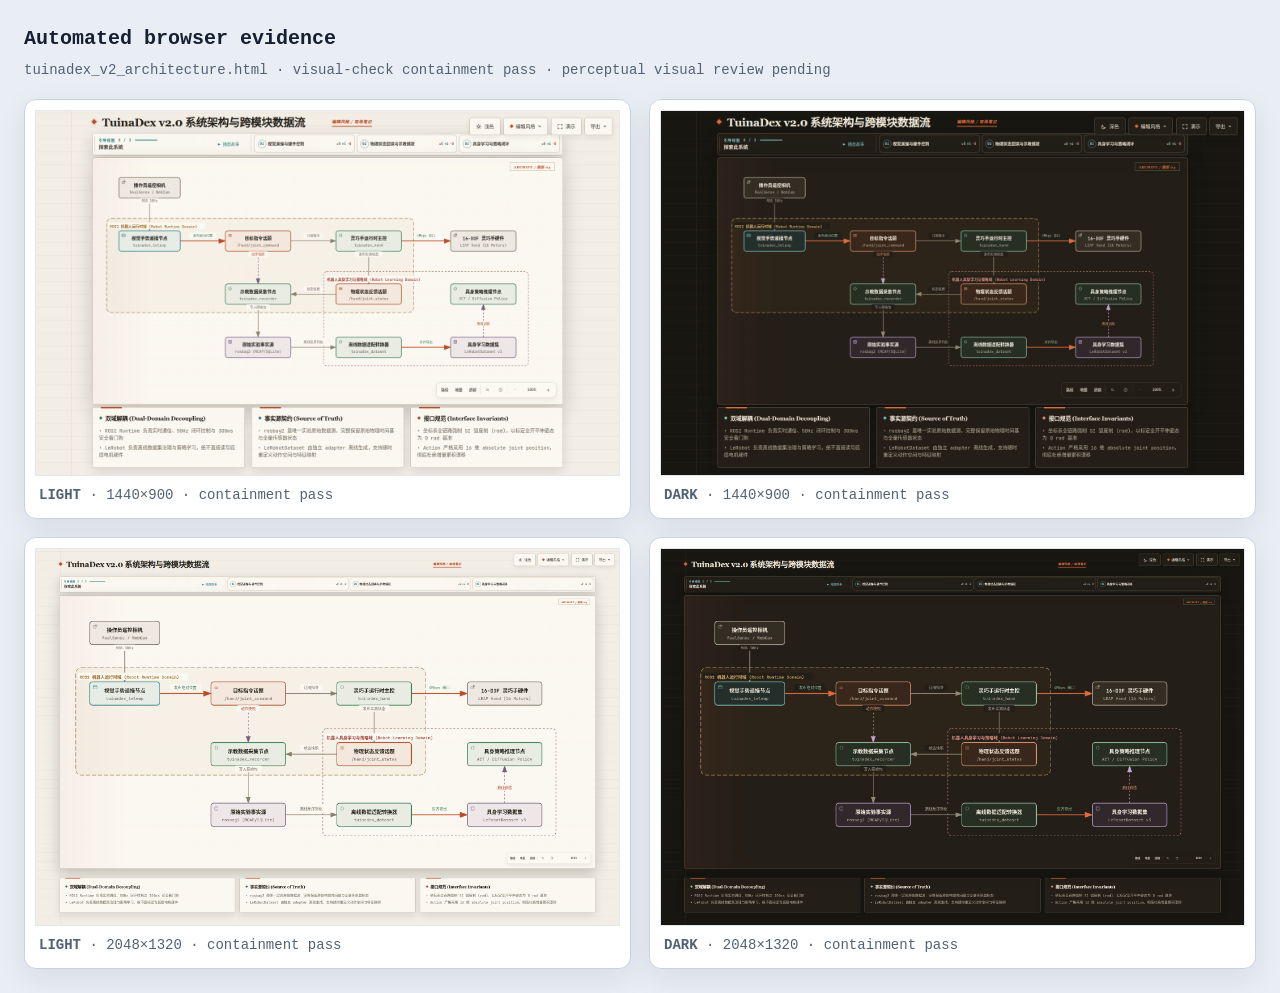
<file: docs/architecture/tuinadex_v2_architecture.visual-check.html>
<!doctype html>
<html lang="en">
<head>
<meta charset="utf-8">
<meta name="viewport" content="width=device-width,initial-scale=1">
<title>Archify automated browser evidence · tuinadex_v2_architecture.html</title>
<style>
*{box-sizing:border-box}body{margin:0;padding:24px;background:#e9eef5;color:#172033;font:14px/1.5 ui-monospace,SFMono-Regular,Menlo,Consolas,monospace}header{max-width:1500px;margin:0 auto 18px}h1{margin:0 0 6px;font-size:20px}p{margin:0;color:#526176}.grid{max-width:1500px;margin:auto;display:grid;grid-template-columns:repeat(2,minmax(0,1fr));gap:18px}figure{margin:0;padding:10px;background:white;border:1px solid #c9d4e3;border-radius:12px;box-shadow:0 10px 30px rgba(15,23,42,.08)}img{display:block;width:100%;height:auto;border:1px solid #e2e8f0}figcaption{padding:9px 4px 2px;color:#526176}@media(max-width:900px){.grid{grid-template-columns:1fr}}
</style>
</head>
<body>
<header><h1>Automated browser evidence</h1><p>tuinadex_v2_architecture.html · visual-check containment pass · perceptual visual review pending</p></header>
<main class="grid">
      <figure>
        <img src="tuinadex_v2_architecture.visual-check.1440x900.light.png" alt="light 1440 by 900">
        <figcaption><strong>LIGHT</strong> · 1440×900 · containment pass</figcaption>
      </figure>
      <figure>
        <img src="tuinadex_v2_architecture.visual-check.1440x900.dark.png" alt="dark 1440 by 900">
        <figcaption><strong>DARK</strong> · 1440×900 · containment pass</figcaption>
      </figure>
      <figure>
        <img src="tuinadex_v2_architecture.visual-check.2048x1320.light.png" alt="light 2048 by 1320">
        <figcaption><strong>LIGHT</strong> · 2048×1320 · containment pass</figcaption>
      </figure>
      <figure>
        <img src="tuinadex_v2_architecture.visual-check.2048x1320.dark.png" alt="dark 2048 by 1320">
        <figcaption><strong>DARK</strong> · 2048×1320 · containment pass</figcaption>
      </figure>
</main>
</body>
</html>
</file>
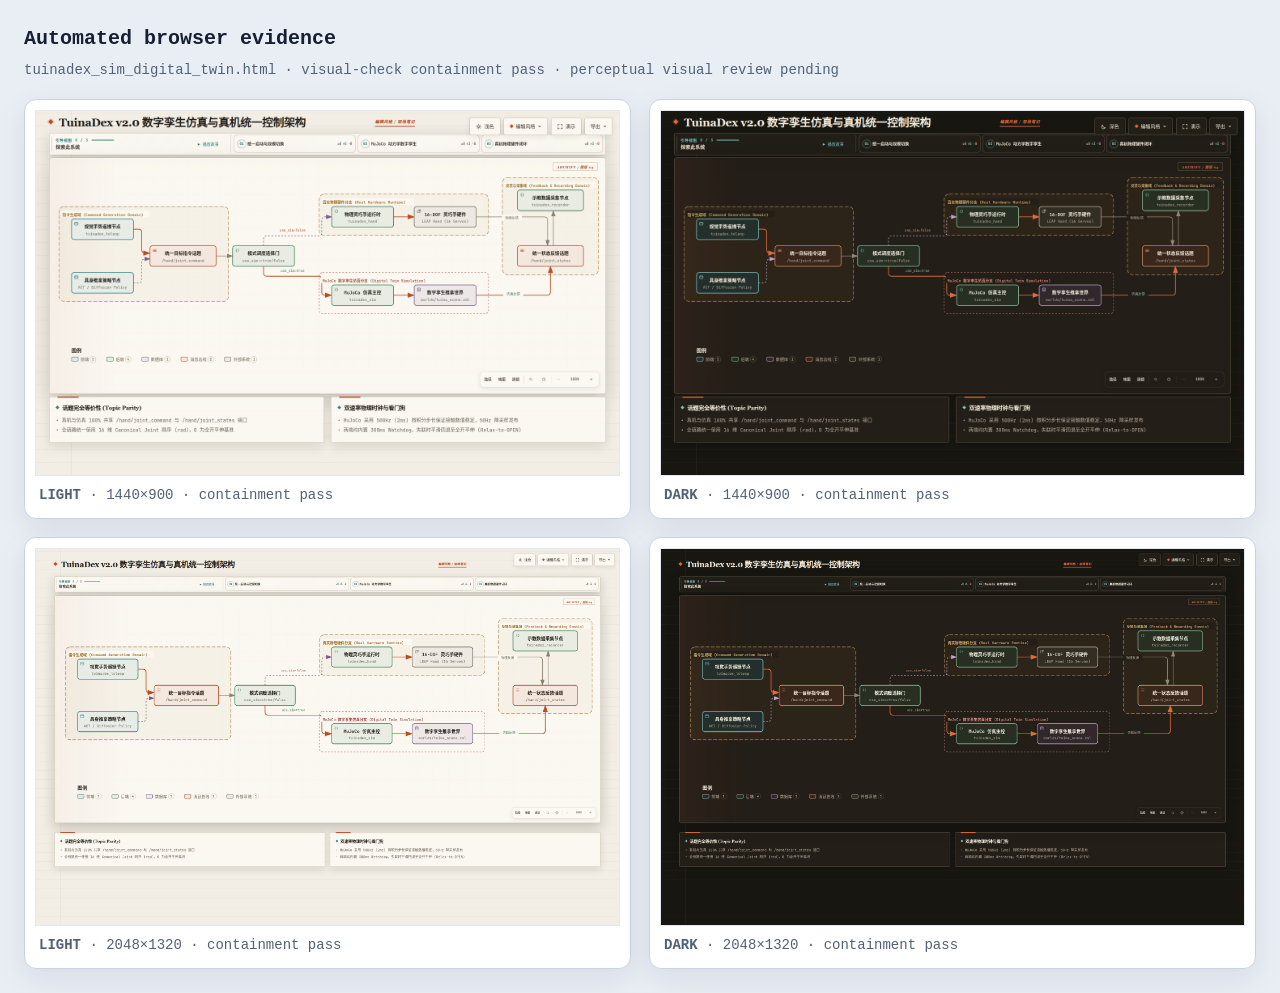
<file: docs/architecture/tuinadex_sim_digital_twin/tuinadex_sim_digital_twin.visual-check.html>
<!doctype html>
<html lang="en">
<head>
<meta charset="utf-8">
<meta name="viewport" content="width=device-width,initial-scale=1">
<title>Archify automated browser evidence · tuinadex_sim_digital_twin.html</title>
<style>
*{box-sizing:border-box}body{margin:0;padding:24px;background:#e9eef5;color:#172033;font:14px/1.5 ui-monospace,SFMono-Regular,Menlo,Consolas,monospace}header{max-width:1500px;margin:0 auto 18px}h1{margin:0 0 6px;font-size:20px}p{margin:0;color:#526176}.grid{max-width:1500px;margin:auto;display:grid;grid-template-columns:repeat(2,minmax(0,1fr));gap:18px}figure{margin:0;padding:10px;background:white;border:1px solid #c9d4e3;border-radius:12px;box-shadow:0 10px 30px rgba(15,23,42,.08)}img{display:block;width:100%;height:auto;border:1px solid #e2e8f0}figcaption{padding:9px 4px 2px;color:#526176}@media(max-width:900px){.grid{grid-template-columns:1fr}}
</style>
</head>
<body>
<header><h1>Automated browser evidence</h1><p>tuinadex_sim_digital_twin.html · visual-check containment pass · perceptual visual review pending</p></header>
<main class="grid">
      <figure>
        <img src="tuinadex_sim_digital_twin.visual-check.1440x900.light.png" alt="light 1440 by 900">
        <figcaption><strong>LIGHT</strong> · 1440×900 · containment pass</figcaption>
      </figure>
      <figure>
        <img src="tuinadex_sim_digital_twin.visual-check.1440x900.dark.png" alt="dark 1440 by 900">
        <figcaption><strong>DARK</strong> · 1440×900 · containment pass</figcaption>
      </figure>
      <figure>
        <img src="tuinadex_sim_digital_twin.visual-check.2048x1320.light.png" alt="light 2048 by 1320">
        <figcaption><strong>LIGHT</strong> · 2048×1320 · containment pass</figcaption>
      </figure>
      <figure>
        <img src="tuinadex_sim_digital_twin.visual-check.2048x1320.dark.png" alt="dark 2048 by 1320">
        <figcaption><strong>DARK</strong> · 2048×1320 · containment pass</figcaption>
      </figure>
</main>
</body>
</html>
</file>
